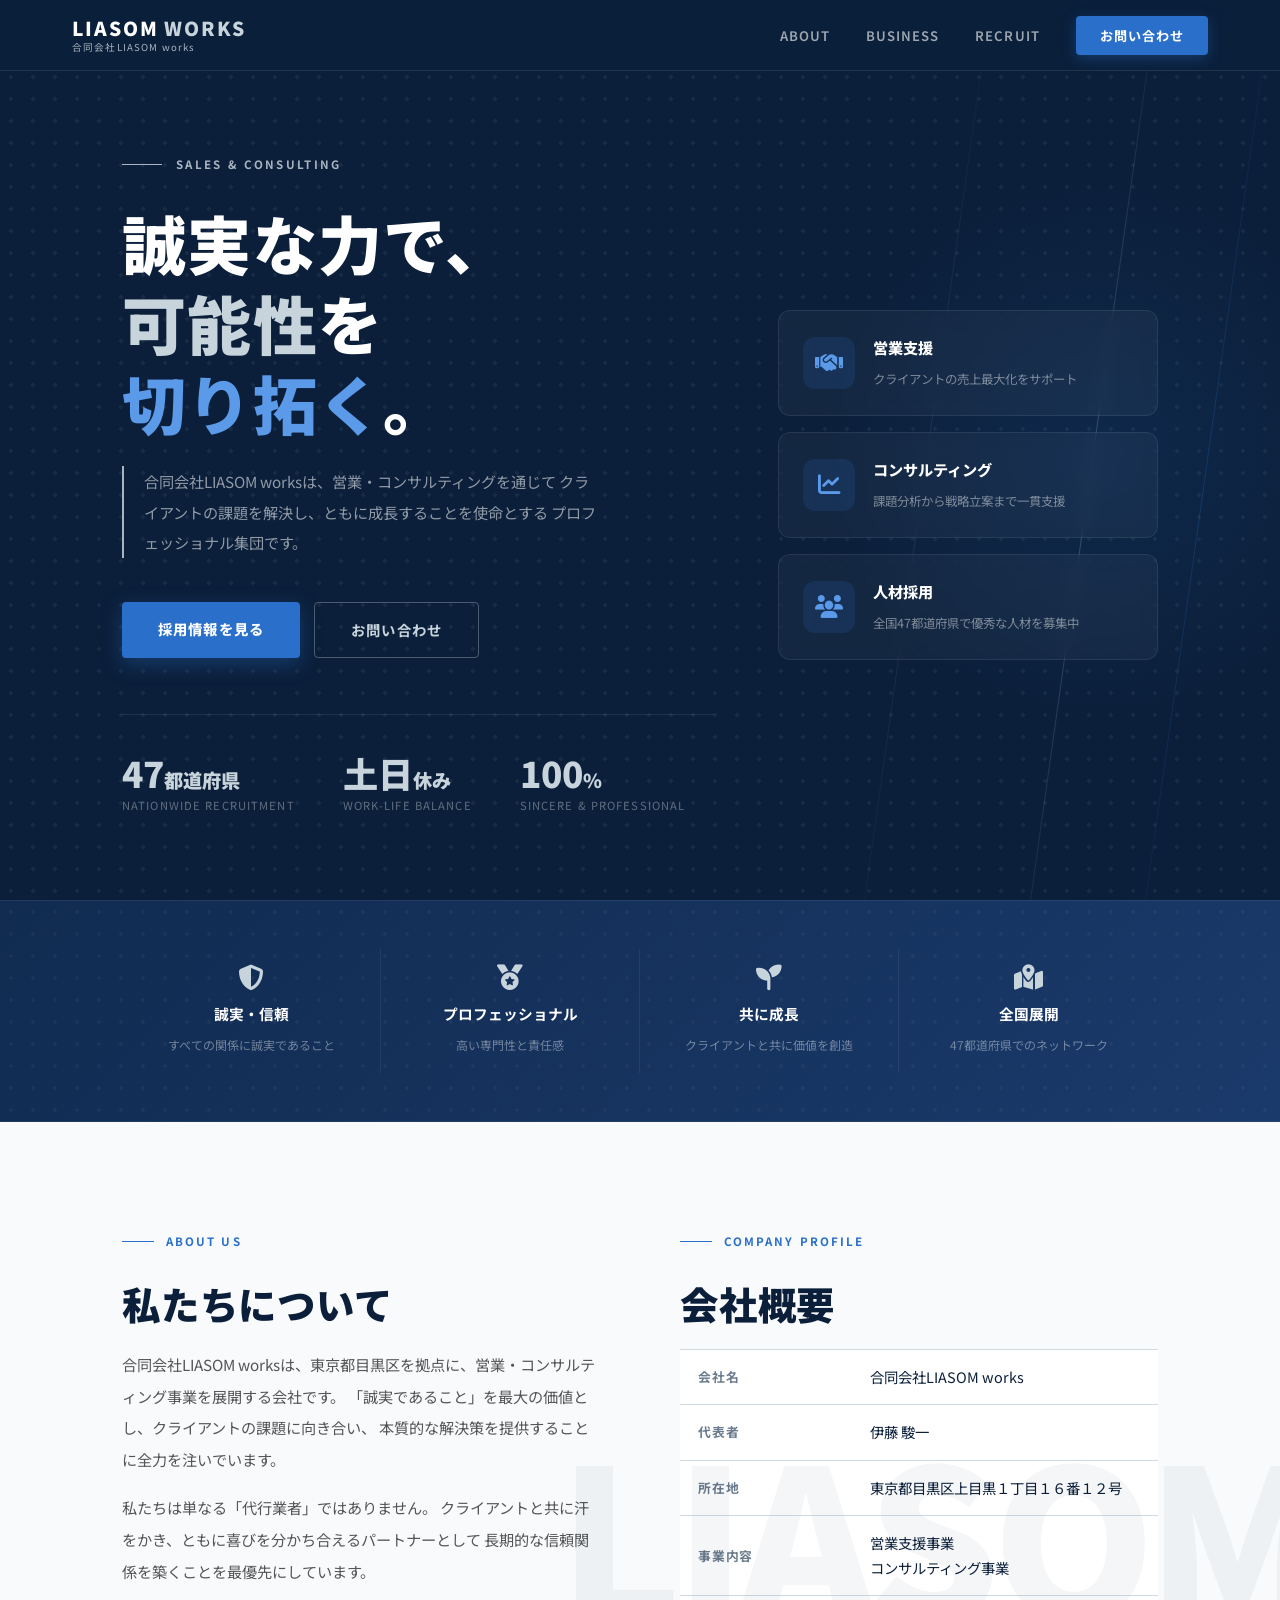
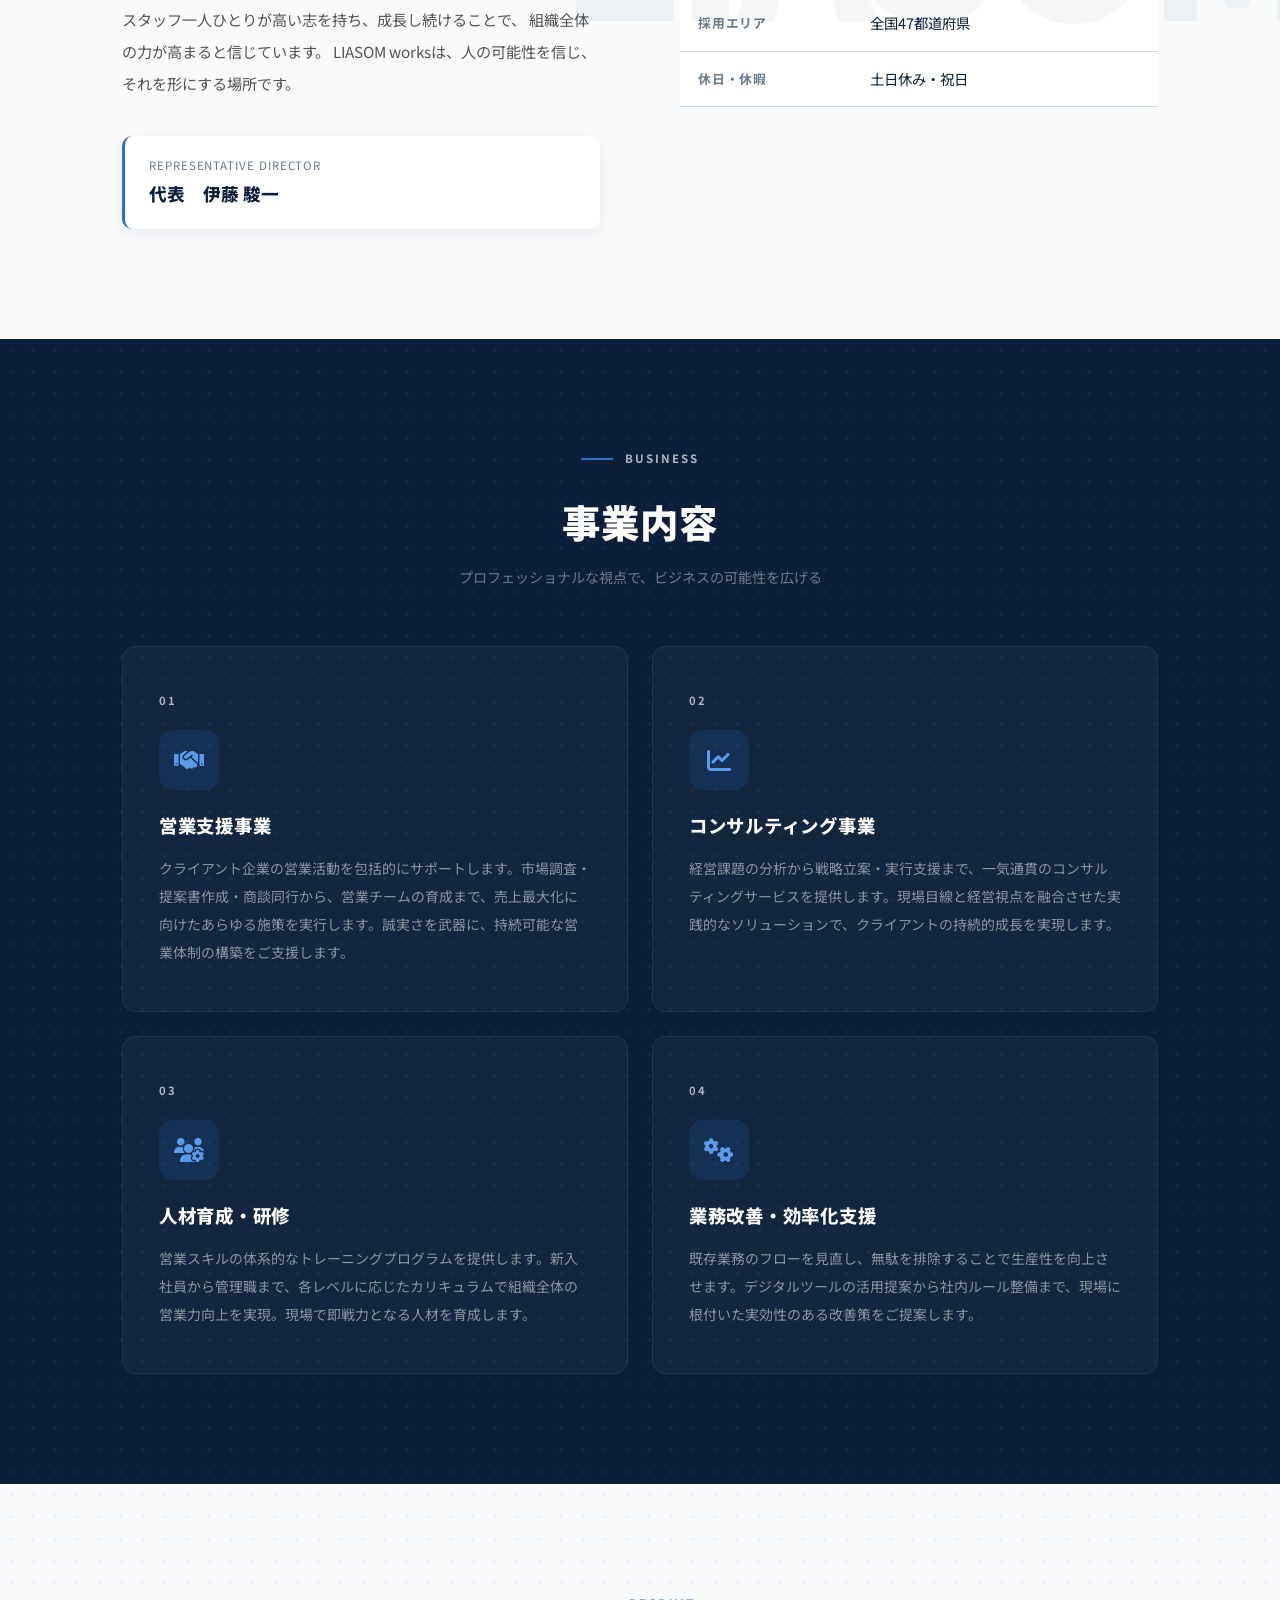
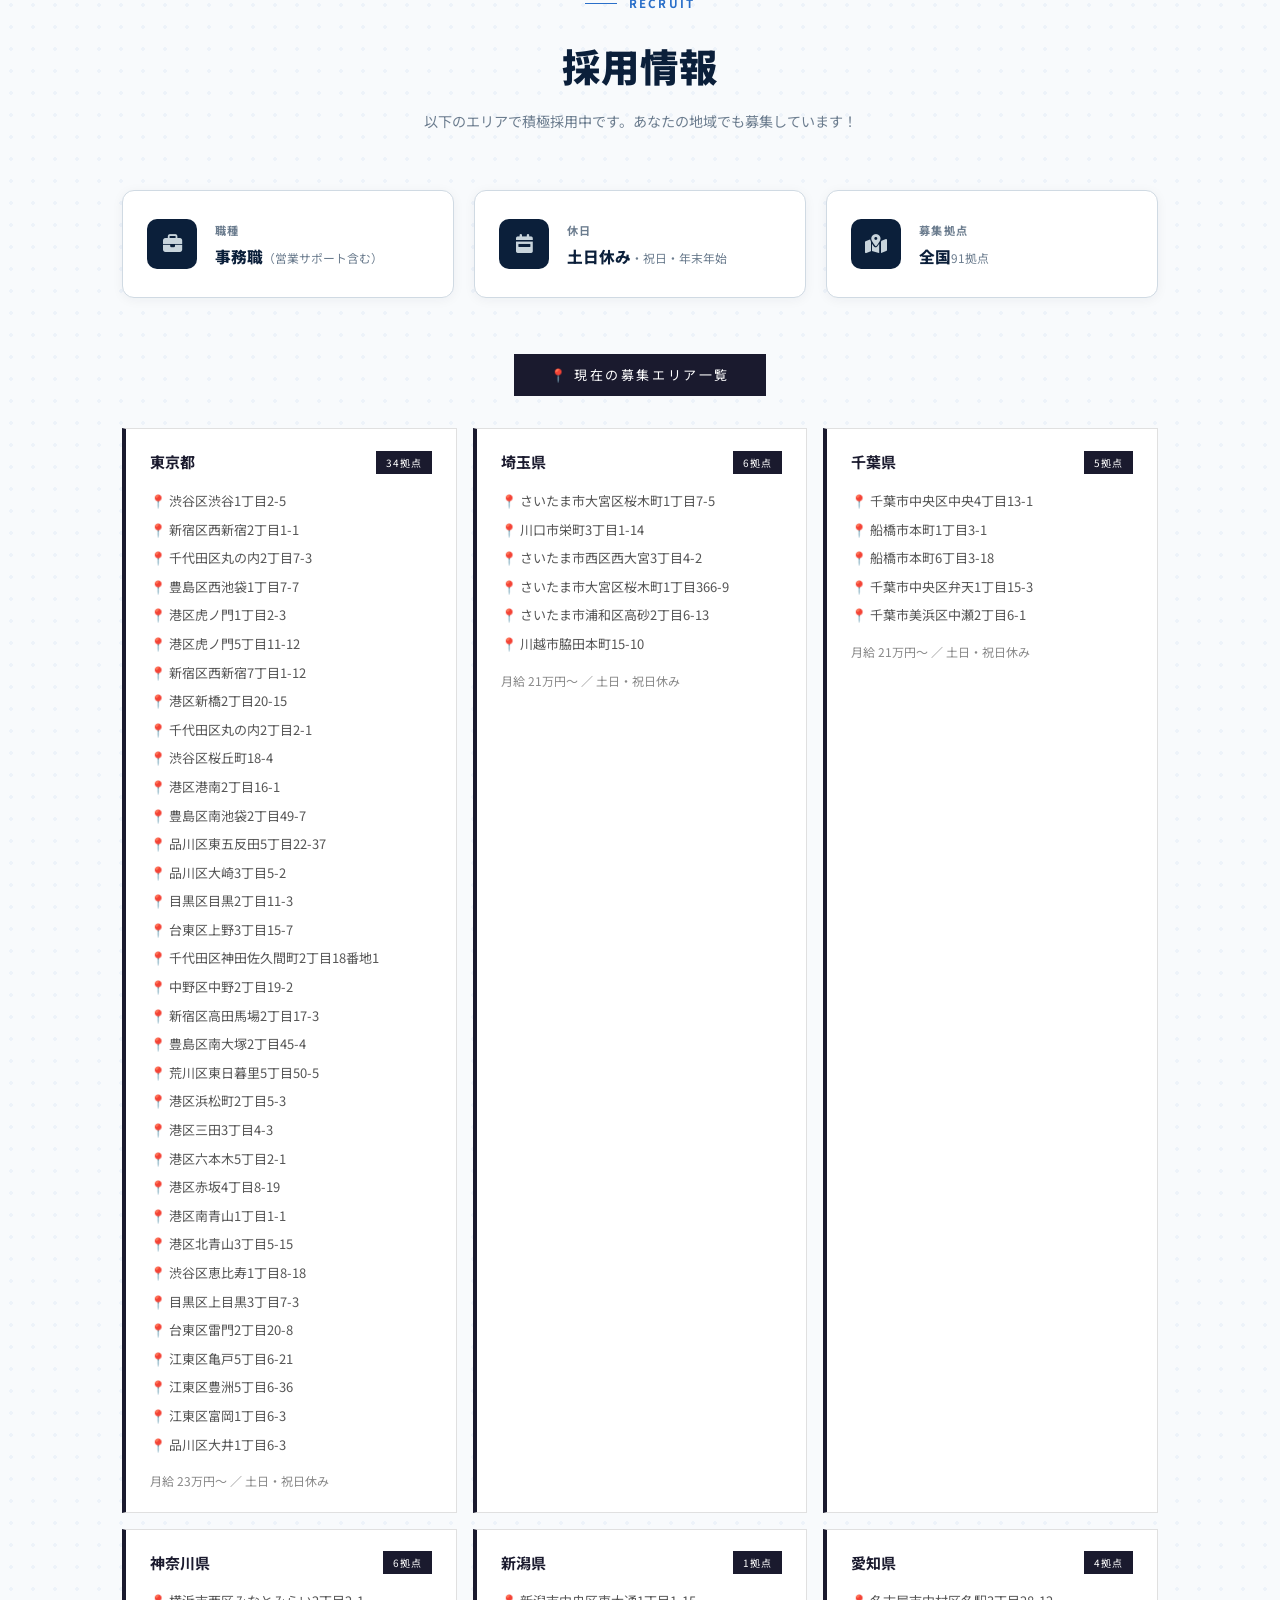
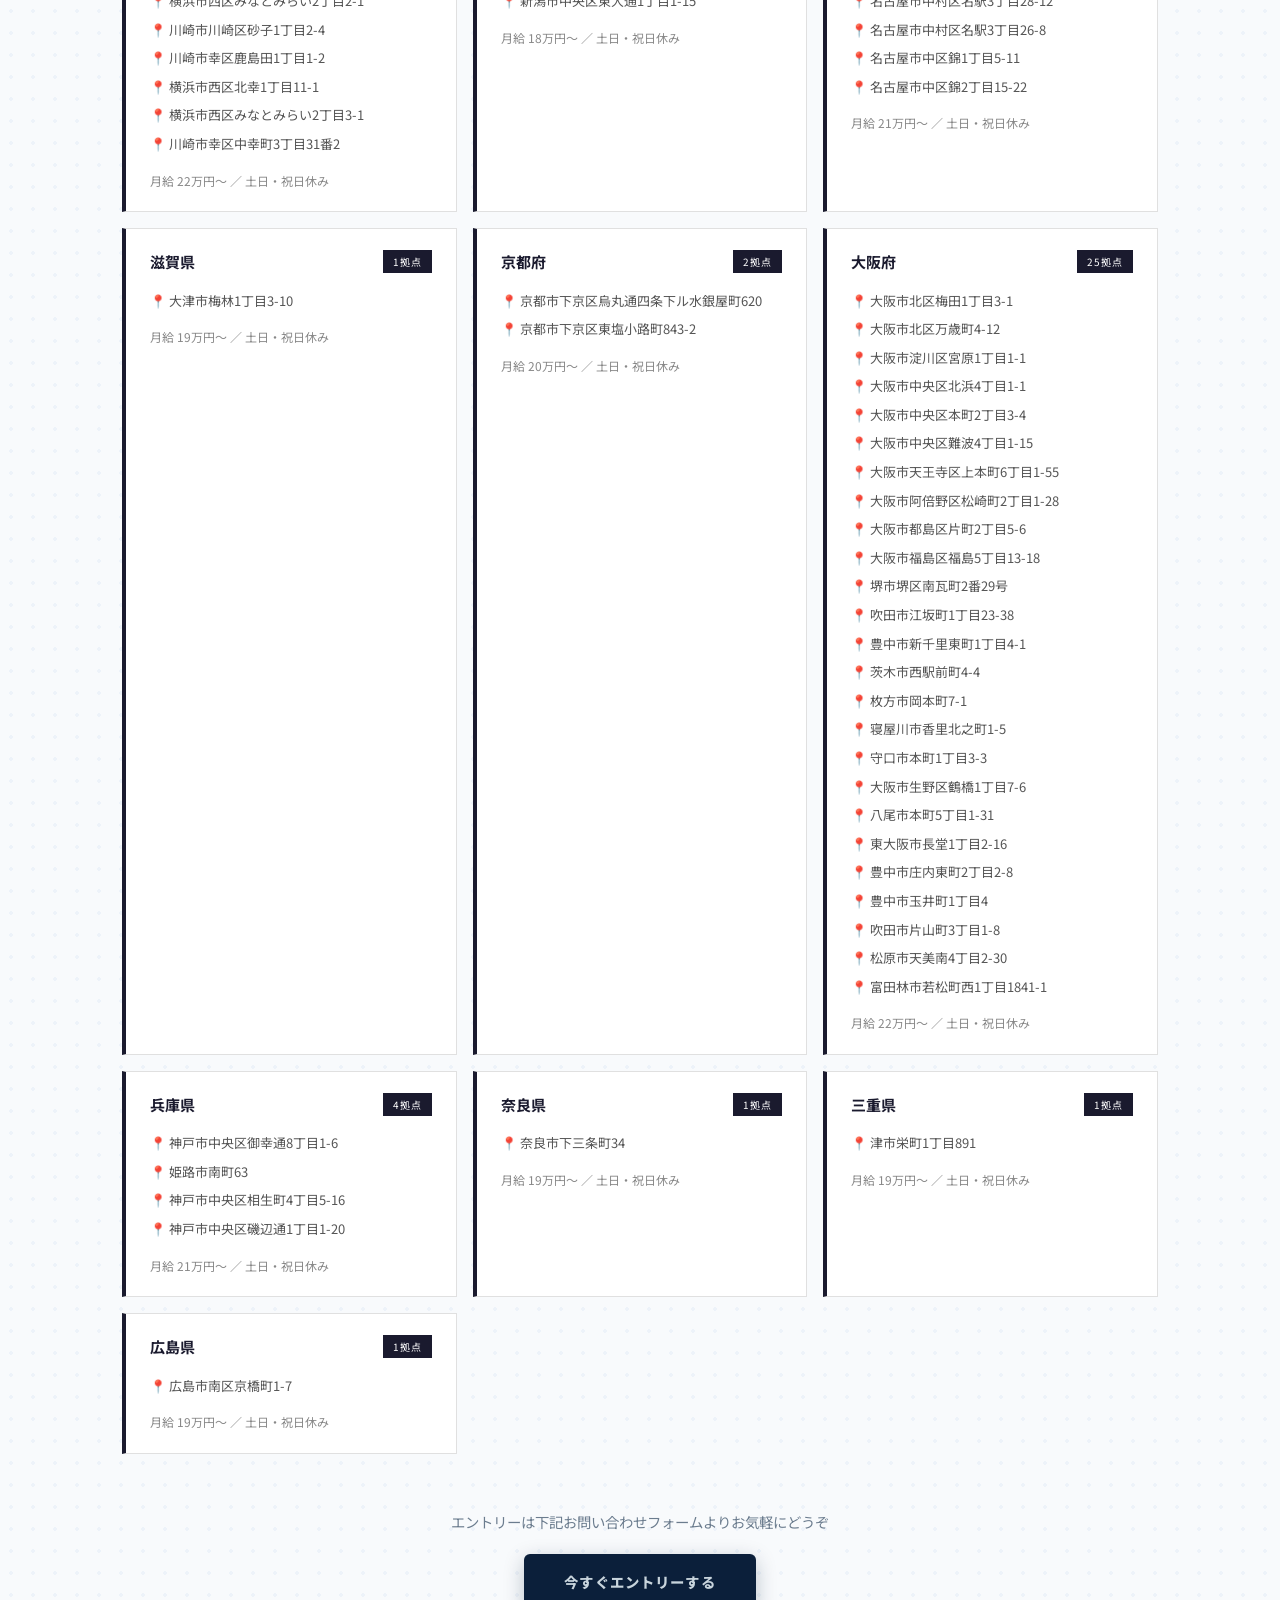
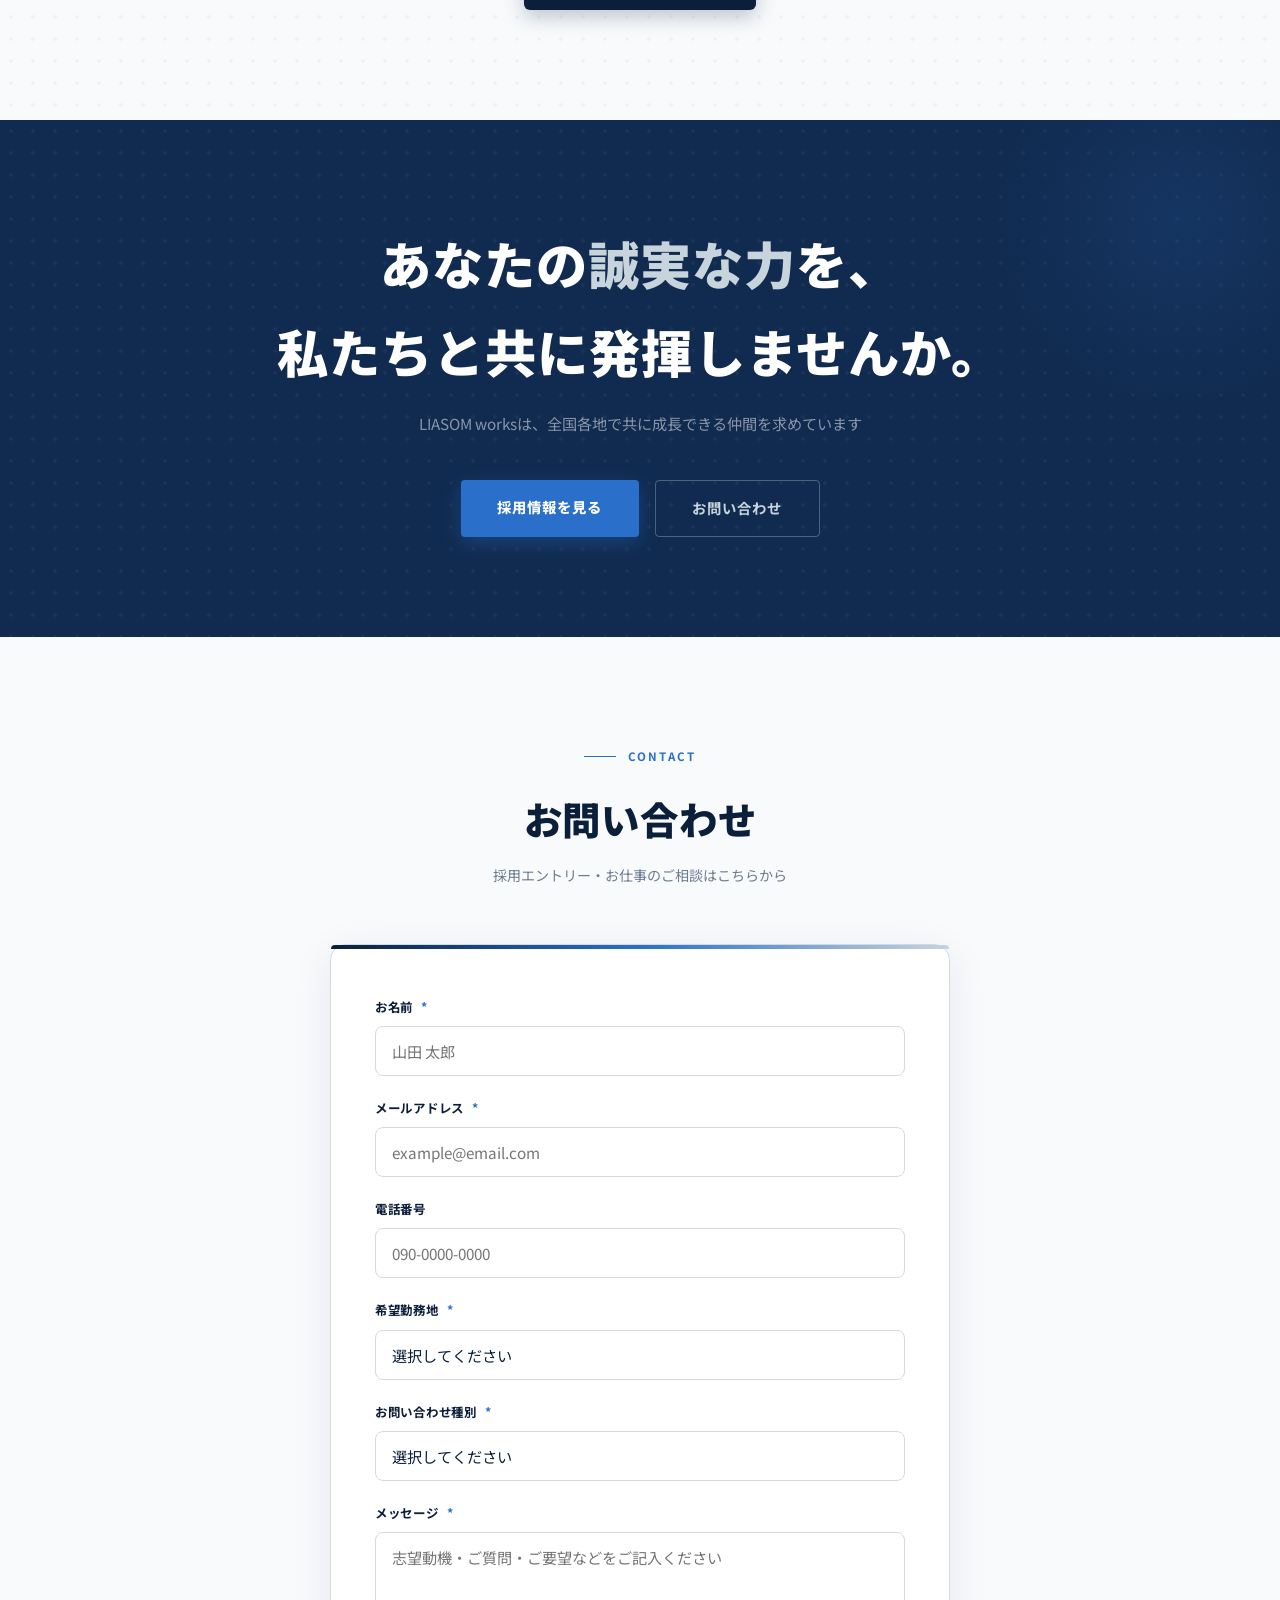
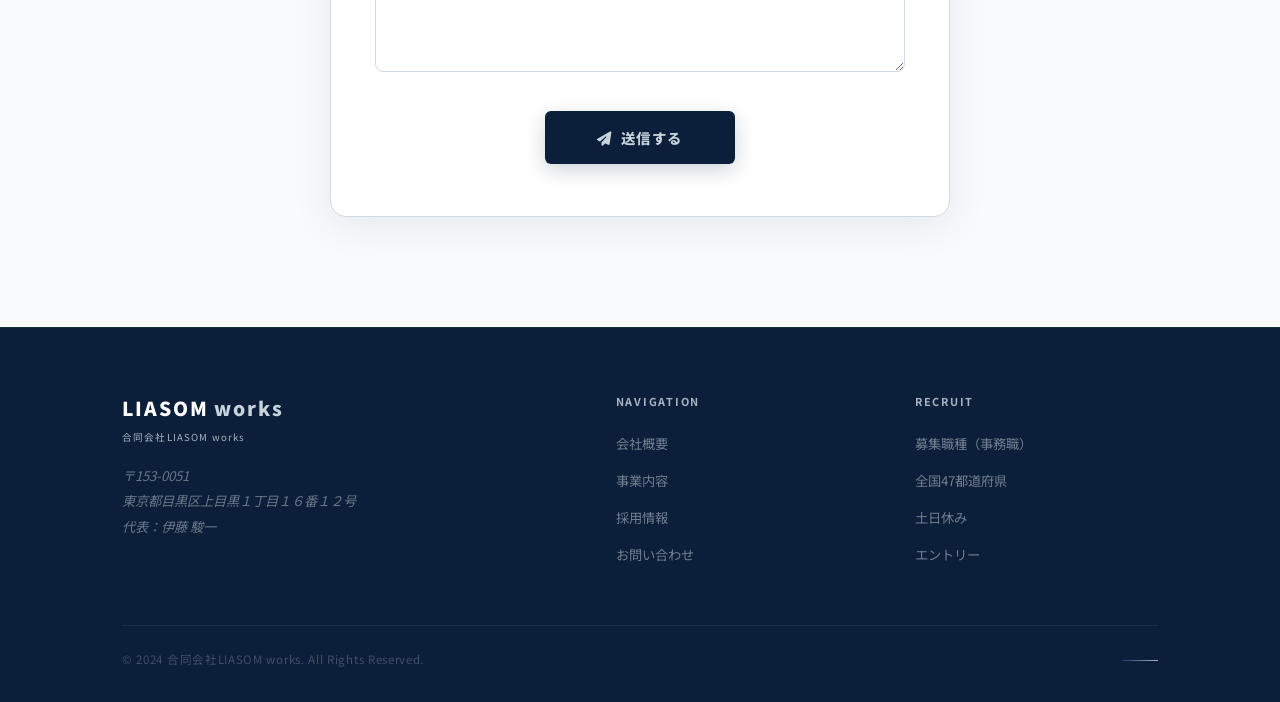
<file: index.html>
<!DOCTYPE html>
<html lang="ja">
<head>
  <meta charset="UTF-8" />
  <meta name="google-site-verification" content="FpeJezjhqVi5DjxsDZteF7wiu_yqKwV6H8Blx5-aHJg" />
  <meta name="viewport" content="width=device-width, initial-scale=1.0" />
  <title>合同会社LIASOM works | 営業・コンサルティング</title>
  <meta name="description" content="合同会社LIASOM worksは、東京都目黒区を拠点とする営業・コンサルティング会社です。全国47都道府県で採用活動中。土日休み・事務職・エリア別給与制度。" />
  <link rel="stylesheet" href="https://cdn.jsdelivr.net/npm/@fortawesome/fontawesome-free@6.4.0/css/all.min.css" />
  <link href="https://fonts.googleapis.com/css2?family=Noto+Sans+JP:wght@400;500;700;900&display=swap" rel="stylesheet" />
  <link rel="stylesheet" href="style.css" />
</head>
<body>
  <header class="site-header" id="site-header">
    <div class="header-inner">
      <a href="#hero" class="logo">
        <span class="logo-main">LIASOM <span>works</span></span>
        <span class="logo-sub">合同会社LIASOM works</span>
      </a>
      <nav class="global-nav" id="global-nav">
        <ul>
          <li><a href="#about">ABOUT</a></li>
          <li><a href="#business">BUSINESS</a></li>
          <li><a href="#recruit">RECRUIT</a></li>
          <li><a href="#contact" class="nav-cta">お問い合わせ</a></li>
        </ul>
      </nav>
      <button class="hamburger" id="hamburger" aria-label="メニュー">
        <span></span><span></span><span></span>
      </button>
    </div>
  </header>

  <section id="hero">
    <div class="hero-line hero-line-1"></div>
    <div class="hero-line hero-line-2"></div>
    <div class="hero-line hero-line-3"></div>
    <div class="hero-glow"></div>
    <div class="hero-inner">
      <div class="hero-left">
        <div class="hero-eyebrow">
          <span class="hero-eyebrow-line"></span>
          <span class="hero-eyebrow-text">Sales & Consulting</span>
        </div>
        <h1 class="hero-title">
          誠実な力で、<br>
          <span class="hl-s">可能性</span>を<br>
          <span class="hl-a">切り拓く</span>。
        </h1>
        <p class="hero-desc">
          合同会社LIASOM worksは、営業・コンサルティングを通じて
          クライアントの課題を解決し、ともに成長することを使命とする
          プロフェッショナル集団です。
        </p>
        <div class="hero-btns">
          <a href="#recruit" class="btn-primary">採用情報を見る</a>
          <a href="#contact" class="btn-outline-silver">お問い合わせ</a>
        </div>
        <div class="hero-stats">
          <div class="hero-stat">
            <div class="hero-stat-num">47<span style="font-size:1.2rem;">都道府県</span></div>
            <div class="hero-stat-label">Nationwide Recruitment</div>
          </div>
          <div class="hero-stat">
            <div class="hero-stat-num">土日<span style="font-size:1.2rem;">休み</span></div>
            <div class="hero-stat-label">Work-Life Balance</div>
          </div>
          <div class="hero-stat">
            <div class="hero-stat-num">100<span style="font-size:1.2rem;">%</span></div>
            <div class="hero-stat-label">Sincere & Professional</div>
          </div>
        </div>
      </div>
      <div class="hero-cards">
        <div class="hero-card">
          <div class="hero-card-icon"><i class="fa-solid fa-handshake"></i></div>
          <div class="hero-card-text">
            <strong>営業支援</strong>
            <span>クライアントの売上最大化をサポート</span>
          </div>
        </div>
        <div class="hero-card">
          <div class="hero-card-icon"><i class="fa-solid fa-chart-line"></i></div>
          <div class="hero-card-text">
            <strong>コンサルティング</strong>
            <span>課題分析から戦略立案まで一貫支援</span>
          </div>
        </div>
        <div class="hero-card">
          <div class="hero-card-icon"><i class="fa-solid fa-users"></i></div>
          <div class="hero-card-text">
            <strong>人材採用</strong>
            <span>全国47都道府県で優秀な人材を募集中</span>
          </div>
        </div>
      </div>
    </div>
  </section>

  <section id="silver-band">
    <div class="band-grid">
      <div class="band-item fade-up">
        <i class="fa-solid fa-shield-halved"></i>
        <strong>誠実・信頼</strong>
        <span>すべての関係に誠実であること</span>
      </div>
      <div class="band-item fade-up">
        <i class="fa-solid fa-medal"></i>
        <strong>プロフェッショナル</strong>
        <span>高い専門性と責任感</span>
      </div>
      <div class="band-item fade-up">
        <i class="fa-solid fa-seedling"></i>
        <strong>共に成長</strong>
        <span>クライアントと共に価値を創造</span>
      </div>
      <div class="band-item fade-up">
        <i class="fa-solid fa-map-location-dot"></i>
        <strong>全国展開</strong>
        <span>47都道府県でのネットワーク</span>
      </div>
    </div>
  </section>

  <section id="about">
    <div class="section-inner">
      <div class="about-grid">
        <div class="fade-up">
          <div class="section-eyebrow">
            <span class="eyebrow-line"></span>
            <span class="eyebrow-text">About Us</span>
          </div>
          <h2 class="section-title title-dark">私たちについて</h2>
          <div class="about-body">
            <p>
              合同会社LIASOM worksは、東京都目黒区を拠点に、営業・コンサルティング事業を展開する会社です。
              「誠実であること」を最大の価値とし、クライアントの課題に向き合い、
              本質的な解決策を提供することに全力を注いでいます。
            </p>
            <p>
              私たちは単なる「代行業者」ではありません。
              クライアントと共に汗をかき、ともに喜びを分かち合えるパートナーとして
              長期的な信頼関係を築くことを最優先にしています。
            </p>
            <p>
              スタッフ一人ひとりが高い志を持ち、成長し続けることで、
              組織全体の力が高まると信じています。
              LIASOM worksは、人の可能性を信じ、それを形にする場所です。
            </p>
          </div>
          <div class="about-sig">
            <div class="about-sig-role">Representative Director</div>
            <div class="about-sig-name">代表　伊藤 駿一</div>
          </div>
        </div>
        <div class="fade-up">
          <div class="section-eyebrow">
            <span class="eyebrow-line"></span>
            <span class="eyebrow-text">Company Profile</span>
          </div>
          <h2 class="section-title title-dark">会社概要</h2>
          <table class="company-table">
            <tbody>
              <tr>
                <th>会社名</th>
                <td>合同会社LIASOM works</td>
              </tr>
              <tr>
                <th>代表者</th>
                <td>伊藤 駿一</td>
              </tr>
              <tr>
                <th>所在地</th>
                <td>東京都目黒区上目黒１丁目１６番１２号</td>
              </tr>
              <tr>
                <th>事業内容</th>
                <td>営業支援事業<br>コンサルティング事業</td>
              </tr>
              <tr>
                <th>採用エリア</th>
                <td>全国47都道府県</td>
              </tr>
              <tr>
                <th>休日・休暇</th>
                <td>土日休み・祝日</td>
              </tr>
            </tbody>
          </table>
        </div>
      </div>
    </div>
  </section>

  <section id="business">
    <div class="section-inner" style="position:relative;z-index:1;">
      <div class="section-eyebrow" style="justify-content:center;">
        <span class="eyebrow-line"></span>
        <span class="eyebrow-text" style="color:var(--silver);">Business</span>
      </div>
      <h2 class="section-title title-light" style="text-align:center;">事業内容</h2>
      <p class="section-sub sub-light">プロフェッショナルな視点で、ビジネスの可能性を広げる</p>
      <div class="biz-grid">
        <div class="biz-card fade-up">
          <div class="biz-num">01</div>
          <div class="biz-icon"><i class="fa-solid fa-handshake"></i></div>
          <h3>営業支援事業</h3>
          <p>クライアント企業の営業活動を包括的にサポートします。市場調査・提案書作成・商談同行から、営業チームの育成まで、売上最大化に向けたあらゆる施策を実行します。誠実さを武器に、持続可能な営業体制の構築をご支援します。</p>
        </div>
        <div class="biz-card fade-up">
          <div class="biz-num">02</div>
          <div class="biz-icon"><i class="fa-solid fa-chart-line"></i></div>
          <h3>コンサルティング事業</h3>
          <p>経営課題の分析から戦略立案・実行支援まで、一気通貫のコンサルティングサービスを提供します。現場目線と経営視点を融合させた実践的なソリューションで、クライアントの持続的成長を実現します。</p>
        </div>
        <div class="biz-card fade-up">
          <div class="biz-num">03</div>
          <div class="biz-icon"><i class="fa-solid fa-users-gear"></i></div>
          <h3>人材育成・研修</h3>
          <p>営業スキルの体系的なトレーニングプログラムを提供します。新入社員から管理職まで、各レベルに応じたカリキュラムで組織全体の営業力向上を実現。現場で即戦力となる人材を育成します。</p>
        </div>
        <div class="biz-card fade-up">
          <div class="biz-num">04</div>
          <div class="biz-icon"><i class="fa-solid fa-gears"></i></div>
          <h3>業務改善・効率化支援</h3>
          <p>既存業務のフローを見直し、無駄を排除することで生産性を向上させます。デジタルツールの活用提案から社内ルール整備まで、現場に根付いた実効性のある改善策をご提案します。</p>
        </div>
      </div>
    </div>
  </section>

  <section id="recruit">
    <div class="section-inner" style="position:relative;z-index:1;">
      <div class="section-eyebrow" style="justify-content:center;">
        <span class="eyebrow-line"></span>
        <span class="eyebrow-text">Recruit</span>
      </div>
      <h2 class="section-title title-dark" style="text-align:center;">採用情報</h2>
      <p class="section-sub sub-dark">以下のエリアで積極採用中です。あなたの地域でも募集しています！</p>

      <!-- 概要カード -->
      <div class="recruit-overview">
        <div class="recruit-overview-card fade-up">
          <div class="rec-icon"><i class="fa-solid fa-briefcase"></i></div>
          <div class="rec-text"><h4>職種</h4><p>事務職<small>（営業サポート含む）</small></p></div>
        </div>
        <div class="recruit-overview-card fade-up">
          <div class="rec-icon"><i class="fa-solid fa-calendar-week"></i></div>
          <div class="rec-text"><h4>休日</h4><p>土日休み<small>・祝日・年末年始</small></p></div>
        </div>
        <div class="recruit-overview-card fade-up">
          <div class="rec-icon"><i class="fa-solid fa-map-location-dot"></i></div>
          <div class="rec-text"><h4>募集拠点</h4><p>全国<small>91拠点</small></p></div>
        </div>
      </div>

      <!-- 募集エリア見出し -->
      <div style="text-align:center; margin:56px 0 32px;">
        <div style="display:inline-block; background:#1a1a2e; color:#fff; padding:10px 36px; font-size:13px; letter-spacing:0.2em;">
          📍 現在の募集エリア一覧
        </div>
      </div>

      <!-- エリア別カード -->
      <div style="display:grid; grid-template-columns:repeat(auto-fill, minmax(320px, 1fr)); gap:16px; margin-bottom:48px;">

        <!-- 東京都 -->
        <div style="background:#fff; border:1px solid #e0e0e0; border-left:4px solid #1a1a2e; padding:20px 24px;">
          <div style="display:flex; justify-content:space-between; align-items:center; margin-bottom:12px;">
            <span style="font-size:15px; font-weight:700; color:#1a1a2e;">東京都</span>
            <span style="background:#1a1a2e; color:#fff; font-size:10px; padding:3px 10px; letter-spacing:0.1em;">34拠点</span>
          </div>
          <ul style="list-style:none; padding:0; margin:0; font-size:13px; color:#555; line-height:2.2;">
            <li>📍 渋谷区渋谷1丁目2-5</li>
            <li>📍 新宿区西新宿2丁目1-1</li>
            <li>📍 千代田区丸の内2丁目7-3</li>
            <li>📍 豊島区西池袋1丁目7-7</li>
            <li>📍 港区虎ノ門1丁目2-3</li>
            <li>📍 港区虎ノ門5丁目11-12</li>
            <li>📍 新宿区西新宿7丁目1-12</li>
            <li>📍 港区新橋2丁目20-15</li>
            <li>📍 千代田区丸の内2丁目2-1</li>
            <li>📍 渋谷区桜丘町18-4</li>
            <li>📍 港区港南2丁目16-1</li>
            <li>📍 豊島区南池袋2丁目49-7</li>
            <li>📍 品川区東五反田5丁目22-37</li>
            <li>📍 品川区大崎3丁目5-2</li>
            <li>📍 目黒区目黒2丁目11-3</li>
            <li>📍 台東区上野3丁目15-7</li>
            <li>📍 千代田区神田佐久間町2丁目18番地1</li>
            <li>📍 中野区中野2丁目19-2</li>
            <li>📍 新宿区高田馬場2丁目17-3</li>
            <li>📍 豊島区南大塚2丁目45-4</li>
            <li>📍 荒川区東日暮里5丁目50-5</li>
            <li>📍 港区浜松町2丁目5-3</li>
            <li>📍 港区三田3丁目4-3</li>
            <li>📍 港区六本木5丁目2-1</li>
            <li>📍 港区赤坂4丁目8-19</li>
            <li>📍 港区南青山1丁目1-1</li>
            <li>📍 港区北青山3丁目5-15</li>
            <li>📍 渋谷区恵比寿1丁目8-18</li>
            <li>📍 目黒区上目黒3丁目7-3</li>
            <li>📍 台東区雷門2丁目20-8</li>
            <li>📍 江東区亀戸5丁目6-21</li>
            <li>📍 江東区豊洲5丁目6-36</li>
            <li>📍 江東区富岡1丁目6-3</li>
            <li>📍 品川区大井1丁目6-3</li>
          </ul>
          <div style="margin-top:12px; font-size:12px; color:#888;">月給 23万円〜 ／ 土日・祝日休み</div>
        </div>

        <!-- 埼玉県 -->
        <div style="background:#fff; border:1px solid #e0e0e0; border-left:4px solid #1a1a2e; padding:20px 24px;">
          <div style="display:flex; justify-content:space-between; align-items:center; margin-bottom:12px;">
            <span style="font-size:15px; font-weight:700; color:#1a1a2e;">埼玉県</span>
            <span style="background:#1a1a2e; color:#fff; font-size:10px; padding:3px 10px; letter-spacing:0.1em;">6拠点</span>
          </div>
          <ul style="list-style:none; padding:0; margin:0; font-size:13px; color:#555; line-height:2.2;">
            <li>📍 さいたま市大宮区桜木町1丁目7-5</li>
            <li>📍 川口市栄町3丁目1-14</li>
            <li>📍 さいたま市西区西大宮3丁目4-2</li>
            <li>📍 さいたま市大宮区桜木町1丁目366-9</li>
            <li>📍 さいたま市浦和区高砂2丁目6-13</li>
            <li>📍 川越市脇田本町15-10</li>
          </ul>
          <div style="margin-top:12px; font-size:12px; color:#888;">月給 21万円〜 ／ 土日・祝日休み</div>
        </div>

        <!-- 千葉県 -->
        <div style="background:#fff; border:1px solid #e0e0e0; border-left:4px solid #1a1a2e; padding:20px 24px;">
          <div style="display:flex; justify-content:space-between; align-items:center; margin-bottom:12px;">
            <span style="font-size:15px; font-weight:700; color:#1a1a2e;">千葉県</span>
            <span style="background:#1a1a2e; color:#fff; font-size:10px; padding:3px 10px; letter-spacing:0.1em;">5拠点</span>
          </div>
          <ul style="list-style:none; padding:0; margin:0; font-size:13px; color:#555; line-height:2.2;">
            <li>📍 千葉市中央区中央4丁目13-1</li>
            <li>📍 船橋市本町1丁目3-1</li>
            <li>📍 船橋市本町6丁目3-18</li>
            <li>📍 千葉市中央区弁天1丁目15-3</li>
            <li>📍 千葉市美浜区中瀬2丁目6-1</li>
          </ul>
          <div style="margin-top:12px; font-size:12px; color:#888;">月給 21万円〜 ／ 土日・祝日休み</div>
        </div>

        <!-- 神奈川県 -->
        <div style="background:#fff; border:1px solid #e0e0e0; border-left:4px solid #1a1a2e; padding:20px 24px;">
          <div style="display:flex; justify-content:space-between; align-items:center; margin-bottom:12px;">
            <span style="font-size:15px; font-weight:700; color:#1a1a2e;">神奈川県</span>
            <span style="background:#1a1a2e; color:#fff; font-size:10px; padding:3px 10px; letter-spacing:0.1em;">6拠点</span>
          </div>
          <ul style="list-style:none; padding:0; margin:0; font-size:13px; color:#555; line-height:2.2;">
            <li>📍 横浜市西区みなとみらい2丁目2-1</li>
            <li>📍 川崎市川崎区砂子1丁目2-4</li>
            <li>📍 川崎市幸区鹿島田1丁目1-2</li>
            <li>📍 横浜市西区北幸1丁目11-1</li>
            <li>📍 横浜市西区みなとみらい2丁目3-1</li>
            <li>📍 川崎市幸区中幸町3丁目31番2</li>
          </ul>
          <div style="margin-top:12px; font-size:12px; color:#888;">月給 22万円〜 ／ 土日・祝日休み</div>
        </div>

        <!-- 新潟県 -->
        <div style="background:#fff; border:1px solid #e0e0e0; border-left:4px solid #1a1a2e; padding:20px 24px;">
          <div style="display:flex; justify-content:space-between; align-items:center; margin-bottom:12px;">
            <span style="font-size:15px; font-weight:700; color:#1a1a2e;">新潟県</span>
            <span style="background:#1a1a2e; color:#fff; font-size:10px; padding:3px 10px; letter-spacing:0.1em;">1拠点</span>
          </div>
          <ul style="list-style:none; padding:0; margin:0; font-size:13px; color:#555; line-height:2.2;">
            <li>📍 新潟市中央区東大通1丁目1-15</li>
          </ul>
          <div style="margin-top:12px; font-size:12px; color:#888;">月給 18万円〜 ／ 土日・祝日休み</div>
        </div>

        <!-- 愛知県 -->
        <div style="background:#fff; border:1px solid #e0e0e0; border-left:4px solid #1a1a2e; padding:20px 24px;">
          <div style="display:flex; justify-content:space-between; align-items:center; margin-bottom:12px;">
            <span style="font-size:15px; font-weight:700; color:#1a1a2e;">愛知県</span>
            <span style="background:#1a1a2e; color:#fff; font-size:10px; padding:3px 10px; letter-spacing:0.1em;">4拠点</span>
          </div>
          <ul style="list-style:none; padding:0; margin:0; font-size:13px; color:#555; line-height:2.2;">
            <li>📍 名古屋市中村区名駅3丁目28-12</li>
            <li>📍 名古屋市中村区名駅3丁目26-8</li>
            <li>📍 名古屋市中区錦1丁目5-11</li>
            <li>📍 名古屋市中区錦2丁目15-22</li>
          </ul>
          <div style="margin-top:12px; font-size:12px; color:#888;">月給 21万円〜 ／ 土日・祝日休み</div>
        </div>

        <!-- 滋賀県 -->
        <div style="background:#fff; border:1px solid #e0e0e0; border-left:4px solid #1a1a2e; padding:20px 24px;">
          <div style="display:flex; justify-content:space-between; align-items:center; margin-bottom:12px;">
            <span style="font-size:15px; font-weight:700; color:#1a1a2e;">滋賀県</span>
            <span style="background:#1a1a2e; color:#fff; font-size:10px; padding:3px 10px; letter-spacing:0.1em;">1拠点</span>
          </div>
          <ul style="list-style:none; padding:0; margin:0; font-size:13px; color:#555; line-height:2.2;">
            <li>📍 大津市梅林1丁目3-10</li>
          </ul>
          <div style="margin-top:12px; font-size:12px; color:#888;">月給 19万円〜 ／ 土日・祝日休み</div>
        </div>

        <!-- 京都府 -->
        <div style="background:#fff; border:1px solid #e0e0e0; border-left:4px solid #1a1a2e; padding:20px 24px;">
          <div style="display:flex; justify-content:space-between; align-items:center; margin-bottom:12px;">
            <span style="font-size:15px; font-weight:700; color:#1a1a2e;">京都府</span>
            <span style="background:#1a1a2e; color:#fff; font-size:10px; padding:3px 10px; letter-spacing:0.1em;">2拠点</span>
          </div>
          <ul style="list-style:none; padding:0; margin:0; font-size:13px; color:#555; line-height:2.2;">
            <li>📍 京都市下京区烏丸通四条下ル水銀屋町620</li>
            <li>📍 京都市下京区東塩小路町843-2</li>
          </ul>
          <div style="margin-top:12px; font-size:12px; color:#888;">月給 20万円〜 ／ 土日・祝日休み</div>
        </div>

        <!-- 大阪府 -->
        <div style="background:#fff; border:1px solid #e0e0e0; border-left:4px solid #1a1a2e; padding:20px 24px;">
          <div style="display:flex; justify-content:space-between; align-items:center; margin-bottom:12px;">
            <span style="font-size:15px; font-weight:700; color:#1a1a2e;">大阪府</span>
            <span style="background:#1a1a2e; color:#fff; font-size:10px; padding:3px 10px; letter-spacing:0.1em;">25拠点</span>
          </div>
          <ul style="list-style:none; padding:0; margin:0; font-size:13px; color:#555; line-height:2.2;">
            <li>📍 大阪市北区梅田1丁目3-1</li>
            <li>📍 大阪市北区万歳町4-12</li>
            <li>📍 大阪市淀川区宮原1丁目1-1</li>
            <li>📍 大阪市中央区北浜4丁目1-1</li>
            <li>📍 大阪市中央区本町2丁目3-4</li>
            <li>📍 大阪市中央区難波4丁目1-15</li>
            <li>📍 大阪市天王寺区上本町6丁目1-55</li>
            <li>📍 大阪市阿倍野区松崎町2丁目1-28</li>
            <li>📍 大阪市都島区片町2丁目5-6</li>
            <li>📍 大阪市福島区福島5丁目13-18</li>
            <li>📍 堺市堺区南瓦町2番29号</li>
            <li>📍 吹田市江坂町1丁目23-38</li>
            <li>📍 豊中市新千里東町1丁目4-1</li>
            <li>📍 茨木市西駅前町4-4</li>
            <li>📍 枚方市岡本町7-1</li>
            <li>📍 寝屋川市香里北之町1-5</li>
            <li>📍 守口市本町1丁目3-3</li>
            <li>📍 大阪市生野区鶴橋1丁目7-6</li>
            <li>📍 八尾市本町5丁目1-31</li>
            <li>📍 東大阪市長堂1丁目2-16</li>
            <li>📍 豊中市庄内東町2丁目2-8</li>
            <li>📍 豊中市玉井町1丁目4</li>
            <li>📍 吹田市片山町3丁目1-8</li>
            <li>📍 松原市天美南4丁目2-30</li>
            <li>📍 富田林市若松町西1丁目1841-1</li>
          </ul>
          <div style="margin-top:12px; font-size:12px; color:#888;">月給 22万円〜 ／ 土日・祝日休み</div>
        </div>

        <!-- 兵庫県 -->
        <div style="background:#fff; border:1px solid #e0e0e0; border-left:4px solid #1a1a2e; padding:20px 24px;">
          <div style="display:flex; justify-content:space-between; align-items:center; margin-bottom:12px;">
            <span style="font-size:15px; font-weight:700; color:#1a1a2e;">兵庫県</span>
            <span style="background:#1a1a2e; color:#fff; font-size:10px; padding:3px 10px; letter-spacing:0.1em;">4拠点</span>
          </div>
          <ul style="list-style:none; padding:0; margin:0; font-size:13px; color:#555; line-height:2.2;">
            <li>📍 神戸市中央区御幸通8丁目1-6</li>
            <li>📍 姫路市南町63</li>
            <li>📍 神戸市中央区相生町4丁目5-16</li>
            <li>📍 神戸市中央区磯辺通1丁目1-20</li>
          </ul>
          <div style="margin-top:12px; font-size:12px; color:#888;">月給 21万円〜 ／ 土日・祝日休み</div>
        </div>

        <!-- 奈良県 -->
        <div style="background:#fff; border:1px solid #e0e0e0; border-left:4px solid #1a1a2e; padding:20px 24px;">
          <div style="display:flex; justify-content:space-between; align-items:center; margin-bottom:12px;">
            <span style="font-size:15px; font-weight:700; color:#1a1a2e;">奈良県</span>
            <span style="background:#1a1a2e; color:#fff; font-size:10px; padding:3px 10px; letter-spacing:0.1em;">1拠点</span>
          </div>
          <ul style="list-style:none; padding:0; margin:0; font-size:13px; color:#555; line-height:2.2;">
            <li>📍 奈良市下三条町34</li>
          </ul>
          <div style="margin-top:12px; font-size:12px; color:#888;">月給 19万円〜 ／ 土日・祝日休み</div>
        </div>

        <!-- 三重県 -->
        <div style="background:#fff; border:1px solid #e0e0e0; border-left:4px solid #1a1a2e; padding:20px 24px;">
          <div style="display:flex; justify-content:space-between; align-items:center; margin-bottom:12px;">
            <span style="font-size:15px; font-weight:700; color:#1a1a2e;">三重県</span>
            <span style="background:#1a1a2e; color:#fff; font-size:10px; padding:3px 10px; letter-spacing:0.1em;">1拠点</span>
          </div>
          <ul style="list-style:none; padding:0; margin:0; font-size:13px; color:#555; line-height:2.2;">
            <li>📍 津市栄町1丁目891</li>
          </ul>
          <div style="margin-top:12px; font-size:12px; color:#888;">月給 19万円〜 ／ 土日・祝日休み</div>
        </div>

        <!-- 広島県 -->
        <div style="background:#fff; border:1px solid #e0e0e0; border-left:4px solid #1a1a2e; padding:20px 24px;">
          <div style="display:flex; justify-content:space-between; align-items:center; margin-bottom:12px;">
            <span style="font-size:15px; font-weight:700; color:#1a1a2e;">広島県</span>
            <span style="background:#1a1a2e; color:#fff; font-size:10px; padding:3px 10px; letter-spacing:0.1em;">1拠点</span>
          </div>
          <ul style="list-style:none; padding:0; margin:0; font-size:13px; color:#555; line-height:2.2;">
            <li>📍 広島市南区京橋町1-7</li>
          </ul>
          <div style="margin-top:12px; font-size:12px; color:#888;">月給 19万円〜 ／ 土日・祝日休み</div>
        </div>

      </div>

      <div class="recruit-cta">
        <p>エントリーは下記お問い合わせフォームよりお気軽にどうぞ</p>
        <a href="#contact" class="btn-navy">今すぐエントリーする</a>
      </div>
    </div>
  </section>

  <section id="cta-banner">
    <div class="section-inner cta-inner">
      <h2>あなたの<span>誠実な力</span>を、<br>私たちと共に発揮しませんか。</h2>
      <p>LIASOM worksは、全国各地で共に成長できる仲間を求めています</p>
      <div style="display:flex;gap:16px;justify-content:center;flex-wrap:wrap;">
        <a href="#recruit" class="btn-primary">採用情報を見る</a>
        <a href="#contact" class="btn-outline-silver">お問い合わせ</a>
      </div>
    </div>
  </section>

  <section id="contact">
    <div class="section-inner">
      <div class="section-eyebrow" style="justify-content:center;">
        <span class="eyebrow-line"></span>
        <span class="eyebrow-text">Contact</span>
      </div>
      <h2 class="section-title title-dark" style="text-align:center;">お問い合わせ</h2>
      <p class="section-sub sub-dark">採用エントリー・お仕事のご相談はこちらから</p>
      <div class="contact-form-wrap">
        <form id="contact-form" novalidate>
          <div class="form-group">
            <label>お名前 <span class="req">*</span></label>
            <input type="text" id="f-name" placeholder="山田 太郎" />
            <div class="form-error" id="e-name">お名前を入力してください</div>
          </div>
          <div class="form-group">
            <label>メールアドレス <span class="req">*</span></label>
            <input type="email" id="f-email" placeholder="example@email.com" />
            <div class="form-error" id="e-email">正しいメールアドレスを入力してください</div>
          </div>
          <div class="form-group">
            <label>電話番号</label>
            <input type="tel" id="f-phone" placeholder="090-0000-0000" />
          </div>
          <div class="form-group">
            <label>希望勤務地 <span class="req">*</span></label>
            <select id="f-area">
              <option value="">選択してください</option>
              <option value="北海道">北海道</option>
              <optgroup label="東北">
                <option value="青森県">青森県</option>
                <option value="岩手県">岩手県</option>
                <option value="宮城県">宮城県</option>
                <option value="秋田県">秋田県</option>
                <option value="山形県">山形県</option>
                <option value="福島県">福島県</option>
              </optgroup>
              <optgroup label="関東">
                <option value="茨城県">茨城県</option>
                <option value="栃木県">栃木県</option>
                <option value="群馬県">群馬県</option>
                <option value="埼玉県">埼玉県</option>
                <option value="千葉県">千葉県</option>
                <option value="東京都">東京都</option>
                <option value="神奈川県">神奈川県</option>
              </optgroup>
              <optgroup label="中部">
                <option value="新潟県">新潟県</option>
                <option value="富山県">富山県</option>
                <option value="石川県">石川県</option>
                <option value="福井県">福井県</option>
                <option value="山梨県">山梨県</option>
                <option value="長野県">長野県</option>
                <option value="岐阜県">岐阜県</option>
                <option value="静岡県">静岡県</option>
                <option value="愛知県">愛知県</option>
              </optgroup>
              <optgroup label="近畿">
                <option value="三重県">三重県</option>
                <option value="滋賀県">滋賀県</option>
                <option value="京都府">京都府</option>
                <option value="大阪府">大阪府</option>
                <option value="兵庫県">兵庫県</option>
                <option value="奈良県">奈良県</option>
                <option value="和歌山県">和歌山県</option>
              </optgroup>
              <optgroup label="中国">
                <option value="鳥取県">鳥取県</option>
                <option value="島根県">島根県</option>
                <option value="岡山県">岡山県</option>
                <option value="広島県">広島県</option>
                <option value="山口県">山口県</option>
              </optgroup>
              <optgroup label="四国">
                <option value="徳島県">徳島県</option>
                <option value="香川県">香川県</option>
                <option value="愛媛県">愛媛県</option>
                <option value="高知県">高知県</option>
              </optgroup>
              <optgroup label="九州・沖縄">
                <option value="福岡県">福岡県</option>
                <option value="佐賀県">佐賀県</option>
                <option value="長崎県">長崎県</option>
                <option value="熊本県">熊本県</option>
                <option value="大分県">大分県</option>
                <option value="宮崎県">宮崎県</option>
                <option value="鹿児島県">鹿児島県</option>
                <option value="沖縄県">沖縄県</option>
              </optgroup>
            </select>
            <div class="form-error" id="e-area">希望勤務地を選択してください</div>
          </div>
          <div class="form-group">
            <label>お問い合わせ種別 <span class="req">*</span></label>
            <select id="f-type">
              <option value="">選択してください</option>
              <option value="採用エントリー">採用エントリー</option>
              <option value="仕事のご依頼">仕事のご依頼</option>
              <option value="その他">その他</option>
            </select>
            <div class="form-error" id="e-type">種別を選択してください</div>
          </div>
          <div class="form-group">
            <label>メッセージ <span class="req">*</span></label>
            <textarea id="f-message" placeholder="志望動機・ご質問・ご要望などをご記入ください"></textarea>
            <div class="form-error" id="e-message">メッセージを入力してください</div>
          </div>
          <div class="form-submit">
            <button type="submit" id="submit-btn">
              <i class="fa-solid fa-paper-plane" style="margin-right:8px;"></i>送信する
            </button>
          </div>
        </form>
        <div class="form-success" id="form-success">
          <i class="fa-solid fa-circle-check"></i>
          <h3>送信完了しました</h3>
          <p>お問い合わせありがとうございます。<br>担当者より3営業日以内にご連絡いたします。</p>
        </div>
      </div>
    </div>
  </section>

  <footer class="site-footer">
    <div class="footer-inner">
      <div class="footer-grid">
        <div>
          <div class="footer-logo-main">LIASOM <span>works</span></div>
          <div class="footer-logo-sub">合同会社LIASOM works</div>
          <address class="footer-address">
            〒153-0051<br>
            東京都目黒区上目黒１丁目１６番１２号<br>
            代表：伊藤 駿一
          </address>
        </div>
        <div>
          <div class="footer-nav-title">Navigation</div>
          <ul class="footer-nav-list">
            <li><a href="#about">会社概要</a></li>
            <li><a href="#business">事業内容</a></li>
            <li><a href="#recruit">採用情報</a></li>
            <li><a href="#contact">お問い合わせ</a></li>
          </ul>
        </div>
        <div>
          <div class="footer-nav-title">Recruit</div>
          <ul class="footer-nav-list">
            <li><a href="#recruit">募集職種（事務職）</a></li>
            <li><a href="#recruit">全国47都道府県</a></li>
            <li><a href="#recruit">土日休み</a></li>
            <li><a href="#contact">エントリー</a></li>
          </ul>
        </div>
      </div>
      <div class="footer-bottom">
        <p>&copy; 2024 合同会社LIASOM works. All Rights Reserved.</p>
        <div class="footer-silver-line"></div>
      </div>
    </div>
  </footer>

  <button id="back-top" aria-label="トップへ戻る">
    <i class="fa-solid fa-chevron-up"></i>
  </button>
  <script src="main.js"></script>
</body>
</html>
</file>
<file: style.css>
/* ===========================
   合同会社LIASOM works
   ネイビー × シルバー × ホワイト
=========================== */

*, *::before, *::after { box-sizing: border-box; margin: 0; padding: 0; }

:root {
  --navy:        #0B1F3A;
  --navy-mid:    #112B50;
  --navy-light:  #1A3A6B;
  --silver:      #A8B4C0;
  --silver-light:#C8D4DC;
  --silver-pale: #EEF2F5;
  --white:       #FFFFFF;
  --off-white:   #F8FAFC;
  --gray-dark:   #6B7C8E;
  --gray-mid:    #D0DAE3;
  --gray-light:  #EEF2F5;
  --accent:      #2A6FC9;
  --dot-size:    2px;
  --dot-gap:     22px;
}

html { scroll-behavior: smooth; font-size: 16px; }

body {
  font-family: 'Noto Sans JP', 'Hiragino Kaku Gothic ProN', sans-serif;
  color: var(--navy);
  background: var(--white);
  line-height: 1.7;
}

a { text-decoration: none; color: inherit; }
ul { list-style: none; }
img { max-width: 100%; display: block; }

/* ===========================
   ヘッダー
=========================== */
.site-header {
  position: fixed;
  top: 0; left: 0; width: 100%;
  z-index: 1000;
  background: rgba(11,31,58,0.97);
  backdrop-filter: blur(12px);
  border-bottom: 1px solid rgba(168,180,192,0.15);
  transition: all 0.3s;
}

.header-inner {
  max-width: 1200px;
  margin: 0 auto;
  padding: 0 32px;
  height: 70px;
  display: flex;
  align-items: center;
  justify-content: space-between;
}

.logo { display: flex; flex-direction: column; line-height: 1.2; }
.logo-main {
  font-size: 1.2rem;
  font-weight: 900;
  color: var(--white);
  letter-spacing: 0.1em;
  text-transform: uppercase;
}
.logo-main span { color: var(--silver-light); }
.logo-sub { font-size: 0.6rem; color: var(--silver); letter-spacing: 0.12em; margin-top: 2px; }

.global-nav ul { display: flex; gap: 36px; align-items: center; }
.global-nav a {
  font-size: 0.82rem;
  font-weight: 600;
  color: rgba(255,255,255,0.6);
  letter-spacing: 0.08em;
  transition: color 0.2s;
  position: relative;
}
.global-nav a::after {
  content: '';
  position: absolute;
  bottom: -4px; left: 0;
  width: 0; height: 1.5px;
  background: var(--silver-light);
  transition: width 0.3s;
}
.global-nav a:hover { color: var(--white); }
.global-nav a:hover::after { width: 100%; }

.nav-cta {
  background: var(--accent) !important;
  color: var(--white) !important;
  padding: 10px 24px !important;
  border-radius: 4px !important;
  font-weight: 700 !important;
  transition: background 0.2s, transform 0.2s !important;
  box-shadow: 0 4px 14px rgba(42,111,201,0.35);
}
.nav-cta::after { display: none !important; }
.nav-cta:hover { background: #1a5aaa !important; transform: translateY(-1px); }

.hamburger {
  display: none;
  flex-direction: column; gap: 5px;
  background: none; border: none; cursor: pointer; padding: 4px;
}
.hamburger span {
  display: block; width: 24px; height: 1.5px;
  background: var(--white); border-radius: 2px; transition: all 0.3s;
}

/* ===========================
   ヒーロー
=========================== */
#hero {
  min-height: 100vh;
  background: var(--navy);
  display: flex; align-items: center;
  position: relative; overflow: hidden;
  padding-top: 70px;
}

/* ドット */
#hero::before {
  content: '';
  position: absolute; inset: 0;
  background-image: radial-gradient(circle, rgba(168,180,192,0.08) var(--dot-size), transparent var(--dot-size));
  background-size: var(--dot-gap) var(--dot-gap);
  pointer-events: none;
}

/* 斜めシルバーライン */
.hero-line { position: absolute; width: 1px; top: -10%; height: 130%; pointer-events: none; }
.hero-line-1 { right: 15%; background: linear-gradient(180deg, transparent, rgba(168,180,192,0.3), transparent); transform: rotate(8deg); }
.hero-line-2 { right: 28%; background: linear-gradient(180deg, transparent, rgba(168,180,192,0.12), transparent); transform: rotate(8deg); }
.hero-line-3 { right: 6%;  background: linear-gradient(180deg, transparent, rgba(42,111,201,0.25), transparent); transform: rotate(8deg); }

/* 右側グロー */
.hero-glow {
  position: absolute;
  right: -120px; top: 50%;
  transform: translateY(-50%);
  width: 600px; height: 600px;
  background: radial-gradient(circle, rgba(42,111,201,0.12) 0%, transparent 65%);
  pointer-events: none;
}

.hero-inner {
  max-width: 1100px; margin: 0 auto;
  padding: 80px 32px;
  position: relative; z-index: 1; width: 100%;
  display: grid; grid-template-columns: 1fr 380px;
  gap: 64px; align-items: center;
}

/* 左テキスト */
.hero-eyebrow {
  display: flex; align-items: center; gap: 14px; margin-bottom: 28px;
}
.hero-eyebrow-line { width: 40px; height: 1px; background: var(--silver); }
.hero-eyebrow-text { font-size: 0.72rem; font-weight: 700; color: var(--silver); letter-spacing: 0.2em; text-transform: uppercase; }

.hero-title {
  font-size: clamp(2.2rem, 5vw, 4rem);
  font-weight: 900; line-height: 1.25;
  color: var(--white); margin-bottom: 24px; letter-spacing: 0.02em;
}
.hero-title .hl-s { color: var(--silver-light); }
.hero-title .hl-a { color: #5B9AE8; }

.hero-desc {
  font-size: 0.95rem; color: rgba(255,255,255,0.55);
  max-width: 480px; line-height: 2; margin-bottom: 44px;
  border-left: 2px solid var(--silver); padding-left: 20px;
}

.hero-btns { display: flex; gap: 14px; flex-wrap: wrap; }

.btn-primary {
  background: var(--accent); color: var(--white);
  padding: 15px 36px; font-size: 0.9rem; font-weight: 800;
  letter-spacing: 0.08em; border: none; border-radius: 4px;
  cursor: pointer; transition: all 0.2s; display: inline-block;
  box-shadow: 0 6px 20px rgba(42,111,201,0.35);
}
.btn-primary:hover { background: #1a5aaa; transform: translateY(-3px); box-shadow: 0 10px 28px rgba(42,111,201,0.45); }

.btn-outline-silver {
  background: transparent; color: var(--silver-light);
  padding: 15px 36px; font-size: 0.9rem; font-weight: 700;
  letter-spacing: 0.08em; border: 1px solid rgba(168,180,192,0.4);
  border-radius: 4px; cursor: pointer; transition: all 0.2s; display: inline-block;
}
.btn-outline-silver:hover { border-color: var(--silver-light); background: rgba(168,180,192,0.08); transform: translateY(-3px); }

/* 右側カード */
.hero-cards { display: flex; flex-direction: column; gap: 16px; }

.hero-card {
  background: rgba(255,255,255,0.04);
  border: 1px solid rgba(168,180,192,0.12);
  border-radius: 12px; padding: 24px 24px;
  display: flex; align-items: center; gap: 18px;
  transition: all 0.3s; backdrop-filter: blur(8px);
}
.hero-card:hover { background: rgba(255,255,255,0.08); transform: translateX(-6px); border-color: rgba(168,180,192,0.25); }

.hero-card-icon {
  width: 52px; height: 52px; border-radius: 12px;
  display: flex; align-items: center; justify-content: center;
  font-size: 1.4rem; flex-shrink: 0;
  background: rgba(42,111,201,0.15); color: #5B9AE8;
}

.hero-card-text strong { display: block; color: var(--white); font-size: 0.95rem; font-weight: 800; margin-bottom: 3px; }
.hero-card-text span   { color: rgba(255,255,255,0.45); font-size: 0.78rem; }

/* ヒーロー下スタッツ */
.hero-stats {
  margin-top: 56px; padding-top: 40px;
  border-top: 1px solid rgba(168,180,192,0.12);
  display: flex; gap: 48px; flex-wrap: wrap;
}
.hero-stat-num { font-size: 2.2rem; font-weight: 900; color: var(--silver-light); line-height: 1; margin-bottom: 6px; }
.hero-stat-label { font-size: 0.7rem; color: rgba(255,255,255,0.35); letter-spacing: 0.1em; text-transform: uppercase; }

/* ===========================
   シルバー帯
=========================== */
#silver-band {
  background: linear-gradient(135deg, var(--navy-mid) 0%, var(--navy-light) 100%);
  border-top: 1px solid rgba(168,180,192,0.1);
  border-bottom: 1px solid rgba(168,180,192,0.1);
  padding: 48px 0;
  position: relative; overflow: hidden;
}

#silver-band::before {
  content: '';
  position: absolute; inset: 0;
  background-image: radial-gradient(circle, rgba(168,180,192,0.06) var(--dot-size), transparent var(--dot-size));
  background-size: var(--dot-gap) var(--dot-gap);
  pointer-events: none;
}

.band-grid {
  max-width: 1100px; margin: 0 auto; padding: 0 32px;
  display: grid; grid-template-columns: repeat(4, 1fr);
  gap: 0; position: relative; z-index: 1;
}

.band-item {
  text-align: center; padding: 16px 24px;
  border-right: 1px solid rgba(168,180,192,0.1);
}
.band-item:last-child { border-right: none; }

.band-item i { font-size: 1.6rem; color: var(--silver-light); margin-bottom: 10px; display: block; }
.band-item strong { display: block; color: var(--white); font-size: 0.92rem; font-weight: 700; margin-bottom: 4px; }
.band-item span { font-size: 0.75rem; color: rgba(255,255,255,0.4); }

/* ===========================
   ABOUT
=========================== */
#about {
  padding: 110px 0;
  background: var(--off-white);
  position: relative; overflow: hidden;
}

#about::after {
  content: 'LIASOM';
  position: absolute;
  right: -40px; top: 50%; transform: translateY(-50%);
  font-size: 13rem; font-weight: 900;
  color: rgba(11,31,58,0.04);
  letter-spacing: -0.04em; pointer-events: none; line-height: 1;
}

.section-inner { max-width: 1100px; margin: 0 auto; padding: 0 32px; }

.about-grid {
  display: grid; grid-template-columns: 1fr 1fr;
  gap: 80px; align-items: start;
}

.section-eyebrow {
  display: flex; align-items: center; gap: 12px; margin-bottom: 20px;
}
.eyebrow-line { width: 32px; height: 1.5px; background: var(--accent); }
.eyebrow-text { font-size: 0.72rem; font-weight: 700; color: var(--accent); letter-spacing: 0.18em; text-transform: uppercase; }

.section-title {
  font-size: clamp(1.8rem, 3vw, 2.8rem);
  font-weight: 900; text-align: center;
  margin-bottom: 12px; letter-spacing: 0.02em;
}
.title-dark  { color: var(--navy); text-align: left; }
.title-light { color: var(--white); }

.section-sub {
  text-align: center; font-size: 0.88rem; margin-bottom: 56px;
}
.sub-light { color: rgba(255,255,255,0.4); }
.sub-dark  { color: var(--gray-dark); }

.about-body { color: #555; line-height: 2.1; font-size: 0.95rem; }
.about-body p + p { margin-top: 16px; }

.about-sig {
  margin-top: 36px; padding: 20px 24px;
  background: var(--white); border-radius: 10px;
  border-left: 3px solid var(--accent);
  box-shadow: 0 4px 16px rgba(11,31,58,0.06);
}
.about-sig-role { font-size: 0.72rem; color: var(--gray-dark); letter-spacing: 0.08em; text-transform: uppercase; }
.about-sig-name { font-size: 1.1rem; font-weight: 800; color: var(--navy); margin-top: 4px; }

.company-table { width: 100%; border-collapse: collapse; font-size: 0.9rem; }
.company-table th,
.company-table td { padding: 15px 18px; text-align: left; border-bottom: 1px solid var(--gray-mid); }
.company-table th { width: 36%; font-weight: 700; color: var(--gray-dark); font-size: 0.8rem; letter-spacing: 0.06em; background: var(--white); }
.company-table td { background: var(--white); color: var(--navy); }
.company-table tr:first-child th,
.company-table tr:first-child td { border-top: 1px solid var(--gray-mid); }

/* ===========================
   事業内容
=========================== */
#business {
  padding: 110px 0;
  background: var(--navy);
  position: relative; overflow: hidden;
}

#business::before {
  content: '';
  position: absolute; inset: 0;
  background-image: radial-gradient(circle, rgba(168,180,192,0.05) var(--dot-size), transparent var(--dot-size));
  background-size: var(--dot-gap) var(--dot-gap);
  pointer-events: none;
}

.biz-grid {
  display: grid; grid-template-columns: repeat(2, 1fr);
  gap: 24px; position: relative; z-index: 1;
}

.biz-card {
  background: rgba(255,255,255,0.03);
  border: 1px solid rgba(168,180,192,0.1);
  border-radius: 14px; padding: 44px 36px;
  transition: all 0.3s; position: relative; overflow: hidden;
}
.biz-card::before {
  content: '';
  position: absolute; top: 0; left: 0; right: 0; height: 2px;
  background: linear-gradient(90deg, var(--accent), var(--silver-light));
  transform: scaleX(0); transform-origin: left; transition: transform 0.4s;
}
.biz-card:hover { background: rgba(255,255,255,0.06); transform: translateY(-6px); border-color: rgba(168,180,192,0.2); }
.biz-card:hover::before { transform: scaleX(1); }

.biz-num { font-size: 0.7rem; font-weight: 700; color: var(--silver); letter-spacing: 0.2em; margin-bottom: 20px; }
.biz-icon { width: 60px; height: 60px; border-radius: 14px; background: rgba(42,111,201,0.15); display: flex; align-items: center; justify-content: center; font-size: 1.5rem; color: #5B9AE8; margin-bottom: 20px; }
.biz-card h3 { font-size: 1.15rem; font-weight: 800; color: var(--white); margin-bottom: 14px; letter-spacing: 0.04em; }
.biz-card p  { font-size: 0.87rem; color: rgba(255,255,255,0.5); line-height: 2; }

/* ===========================
   採用情報
=========================== */
#recruit {
  padding: 110px 0;
  background: var(--off-white);
  position: relative; overflow: hidden;
}

#recruit::before {
  content: '';
  position: absolute; inset: 0;
  background-image: radial-gradient(circle, rgba(42,111,201,0.05) var(--dot-size), transparent var(--dot-size));
  background-size: var(--dot-gap) var(--dot-gap);
  pointer-events: none;
}

/* 募集概要 */
.recruit-overview {
  display: grid; grid-template-columns: repeat(3, 1fr);
  gap: 20px; margin-bottom: 48px;
}

.recruit-overview-card {
  background: var(--white); border-radius: 12px;
  padding: 28px 24px; display: flex; align-items: center; gap: 18px;
  border: 1px solid var(--gray-mid);
  box-shadow: 0 2px 12px rgba(11,31,58,0.05);
  transition: all 0.25s;
}
.recruit-overview-card:hover { transform: translateY(-3px); box-shadow: 0 8px 24px rgba(11,31,58,0.1); }

.rec-icon { width: 50px; height: 50px; border-radius: 10px; background: var(--navy); display: flex; align-items: center; justify-content: center; flex-shrink: 0; }
.rec-icon i { font-size: 1.2rem; color: var(--silver-light); }

.rec-text h4 { font-size: 0.7rem; font-weight: 700; color: var(--gray-dark); letter-spacing: 0.12em; text-transform: uppercase; margin-bottom: 6px; }
.rec-text p  { font-size: 0.98rem; font-weight: 800; color: var(--navy); line-height: 1.4; }
.rec-text small { font-size: 0.74rem; font-weight: 400; color: var(--gray-dark); }

/* フィルター */
.recruit-filter {
  display: flex; gap: 8px; flex-wrap: wrap;
  justify-content: center; margin-bottom: 36px;
}

.filter-btn {
  background: var(--white); border: 1.5px solid var(--gray-mid);
  border-radius: 4px; padding: 9px 20px;
  font-size: 0.8rem; font-weight: 700; color: var(--gray-dark);
  cursor: pointer; transition: all 0.2s; font-family: inherit; letter-spacing: 0.04em;
}
.filter-btn:hover, .filter-btn.active {
  background: var(--navy); border-color: var(--navy); color: var(--silver-light);
}

/* 都道府県グリッド */
.prefecture-grid {
  display: grid; grid-template-columns: repeat(4, 1fr); gap: 12px;
}

.pref-card {
  background: var(--white); border: 1.5px solid var(--gray-mid);
  border-radius: 10px; padding: 20px 18px;
  transition: all 0.25s; position: relative; overflow: hidden;
}
.pref-card::before {
  content: '';
  position: absolute; top: 0; left: 0; right: 0; height: 3px;
  background: linear-gradient(90deg, var(--navy), var(--accent));
  transform: scaleX(0); transform-origin: left; transition: transform 0.35s;
}
.pref-card:hover { border-color: var(--navy); box-shadow: 0 8px 24px rgba(11,31,58,0.1); transform: translateY(-4px); }
.pref-card:hover::before { transform: scaleX(1); }

.pref-card-header { display: flex; align-items: center; justify-content: space-between; margin-bottom: 12px; }
.pref-name { font-size: 0.95rem; font-weight: 800; color: var(--navy); }
.pref-region-badge { font-size: 0.64rem; font-weight: 700; padding: 3px 8px; border-radius: 100px; background: var(--silver-pale); color: var(--gray-dark); border: 1px solid var(--gray-mid); }

.pref-card-body { display: flex; flex-direction: column; gap: 5px; margin-bottom: 12px; }
.pref-info-row { display: flex; align-items: center; gap: 7px; font-size: 0.75rem; color: var(--gray-dark); }
.pref-info-row i { color: var(--accent); font-size: 0.68rem; width: 12px; flex-shrink: 0; }

.pref-salary {
  padding: 8px 12px; background: var(--navy); color: var(--silver-light);
  font-size: 0.8rem; font-weight: 800; text-align: center; border-radius: 6px;
  letter-spacing: 0.04em;
}

.recruit-cta { text-align: center; margin-top: 56px; }
.recruit-cta p { font-size: 0.9rem; color: var(--gray-dark); margin-bottom: 20px; }

/* ===========================
   CTAバナー
=========================== */
#cta-banner {
  padding: 100px 0;
  background: var(--navy-mid);
  position: relative; overflow: hidden; text-align: center;
}

#cta-banner::before {
  content: '';
  position: absolute; inset: 0;
  background-image: radial-gradient(circle, rgba(168,180,192,0.06) var(--dot-size), transparent var(--dot-size));
  background-size: var(--dot-gap) var(--dot-gap);
  pointer-events: none;
}

#cta-banner::after {
  content: '';
  position: absolute; top: -100px; right: -100px;
  width: 400px; height: 400px;
  background: radial-gradient(circle, rgba(42,111,201,0.15) 0%, transparent 65%);
  pointer-events: none;
}

.cta-inner { position: relative; z-index: 1; }
.cta-inner h2 { font-size: clamp(1.8rem, 4vw, 3.2rem); font-weight: 900; color: var(--white); margin-bottom: 16px; letter-spacing: 0.02em; }
.cta-inner h2 span { color: var(--silver-light); }
.cta-inner p { color: rgba(255,255,255,0.5); font-size: 0.95rem; margin-bottom: 44px; }

/* ===========================
   お問い合わせ
=========================== */
#contact {
  padding: 110px 0;
  background: var(--off-white);
  position: relative;
}

.contact-form-wrap {
  max-width: 620px; margin: 0 auto;
  background: var(--white); border-radius: 16px;
  padding: 52px 44px; border: 1.5px solid var(--gray-mid);
  box-shadow: 0 8px 40px rgba(11,31,58,0.08);
  position: relative;
}
.contact-form-wrap::before {
  content: '';
  position: absolute; top: 0; left: 0; right: 0; height: 4px;
  background: linear-gradient(90deg, var(--navy), var(--accent), var(--silver-light));
  border-radius: 16px 16px 0 0;
}

.form-group { margin-bottom: 22px; }
.form-group label { display: block; font-size: 0.78rem; font-weight: 700; color: var(--navy); margin-bottom: 8px; letter-spacing: 0.06em; }
.form-group label .req { color: var(--accent); margin-left: 4px; }

.form-group input,
.form-group select,
.form-group textarea {
  width: 100%; border: 1.5px solid var(--gray-mid); border-radius: 8px;
  padding: 13px 16px; font-size: 0.95rem; font-family: inherit;
  color: var(--navy); background: var(--white); transition: border-color 0.2s, box-shadow 0.2s;
  appearance: none;
}
.form-group input:focus,
.form-group select:focus,
.form-group textarea:focus {
  outline: none; border-color: var(--accent);
  box-shadow: 0 0 0 3px rgba(42,111,201,0.12);
}
.form-group textarea { height: 140px; resize: vertical; }
.form-error { color: #c0392b; font-size: 0.75rem; margin-top: 5px; display: none; }

.form-submit { text-align: center; margin-top: 32px; }
.form-submit button {
  background: var(--navy); color: var(--silver-light);
  border: none; padding: 16px 52px;
  font-size: 0.9rem; font-weight: 800;
  letter-spacing: 0.1em; border-radius: 6px;
  cursor: pointer; transition: all 0.2s; font-family: inherit;
  box-shadow: 0 6px 20px rgba(11,31,58,0.2);
}
.form-submit button:hover { background: var(--navy-light); transform: translateY(-2px); box-shadow: 0 10px 28px rgba(11,31,58,0.3); }

.form-success { display: none; text-align: center; padding: 48px; }
.form-success i { font-size: 3rem; color: var(--accent); margin-bottom: 20px; display: block; }
.form-success h3 { font-size: 1.4rem; font-weight: 800; margin-bottom: 12px; color: var(--navy); }
.form-success p  { color: var(--gray-dark); font-size: 0.9rem; }

/* ===========================
   フッター
=========================== */
.site-footer {
  background: var(--navy);
  padding: 64px 0 32px;
  border-top: 1px solid rgba(168,180,192,0.1);
}

.footer-inner { max-width: 1100px; margin: 0 auto; padding: 0 32px; }

.footer-grid {
  display: grid; grid-template-columns: 1.8fr 1fr 1fr;
  gap: 56px; margin-bottom: 48px;
}

.footer-logo-main { font-size: 1.2rem; font-weight: 900; color: var(--white); letter-spacing: 0.1em; margin-bottom: 4px; }
.footer-logo-main span { color: var(--silver-light); }
.footer-logo-sub { font-size: 0.6rem; color: var(--silver); letter-spacing: 0.12em; margin-bottom: 18px; }
.footer-address { font-size: 0.83rem; color: rgba(255,255,255,0.38); line-height: 1.9; }

.footer-nav-title { font-size: 0.68rem; font-weight: 700; color: var(--silver); letter-spacing: 0.16em; text-transform: uppercase; margin-bottom: 18px; }
.footer-nav-list li { margin-bottom: 10px; }
.footer-nav-list a { font-size: 0.83rem; color: rgba(255,255,255,0.42); transition: color 0.2s; }
.footer-nav-list a:hover { color: var(--silver-light); }

.footer-bottom {
  border-top: 1px solid rgba(255,255,255,0.06);
  padding-top: 24px; display: flex; align-items: center; justify-content: space-between;
}
.footer-bottom p { font-size: 0.72rem; color: rgba(255,255,255,0.22); letter-spacing: 0.06em; }
.footer-silver-line { width: 36px; height: 1px; background: linear-gradient(90deg, var(--navy-light), var(--silver)); }

/* ===========================
   トップへ戻る
=========================== */
#back-top {
  position: fixed; bottom: 28px; right: 28px;
  width: 48px; height: 48px;
  background: var(--navy-light); color: var(--silver-light);
  border: 1px solid rgba(168,180,192,0.2); border-radius: 50%;
  cursor: pointer; font-size: 1rem;
  display: none; align-items: center; justify-content: center;
  z-index: 999; transition: all 0.2s;
  box-shadow: 0 4px 16px rgba(11,31,58,0.3);
}
#back-top:hover { background: var(--accent); border-color: var(--accent); transform: translateY(-4px); }
#back-top.visible { display: flex; }

/* ===========================
   アニメーション
=========================== */
.fade-up {
  opacity: 0; transform: translateY(30px);
  transition: opacity 0.65s ease, transform 0.65s ease;
}
.fade-up.visible { opacity: 1; transform: translateY(0); }

/* ===========================
   ボタン共通
=========================== */
.btn-navy {
  background: var(--navy); color: var(--silver-light);
  padding: 16px 40px; font-size: 0.9rem; font-weight: 800;
  letter-spacing: 0.08em; border: none; border-radius: 6px;
  cursor: pointer; transition: all 0.2s; display: inline-block;
  box-shadow: 0 6px 20px rgba(11,31,58,0.25);
}
.btn-navy:hover { background: var(--navy-light); transform: translateY(-3px); }

/* ===========================
   レスポンシブ
=========================== */
@media (max-width: 960px) {
  .hero-inner { grid-template-columns: 1fr; gap: 48px; }
  .hero-cards { display: grid; grid-template-columns: repeat(2, 1fr); }
  .about-grid { grid-template-columns: 1fr; gap: 48px; }
  .biz-grid { grid-template-columns: 1fr; }
  .recruit-overview { grid-template-columns: 1fr; }
  .prefecture-grid { grid-template-columns: repeat(3, 1fr); }
  .band-grid { grid-template-columns: repeat(2, 1fr); }
  .footer-grid { grid-template-columns: 1fr; gap: 36px; }
}

@media (max-width: 768px) {
  .hamburger { display: flex; }
  .global-nav {
    position: fixed; top: 70px; left: 0; width: 100%;
    background: var(--navy-mid); border-top: 1px solid rgba(168,180,192,0.1);
    box-shadow: 0 8px 24px rgba(0,0,0,0.3);
    max-height: 0; overflow: hidden; transition: max-height 0.4s;
  }
  .global-nav.open { max-height: 400px; }
  .global-nav ul { flex-direction: column; gap: 0; padding: 16px 0; }
  .global-nav li { width: 100%; }
  .global-nav a { display: block; padding: 14px 28px; }
  .global-nav a::after { display: none; }
  .nav-cta { margin: 8px 28px !important; text-align: center !important; }

  .hero-cards { grid-template-columns: 1fr; }
  .prefecture-grid { grid-template-columns: repeat(2, 1fr); }
  .contact-form-wrap { padding: 32px 20px; }
  .footer-bottom { flex-direction: column; gap: 12px; text-align: center; }
  .band-grid { grid-template-columns: repeat(2, 1fr); }
}
</file>
